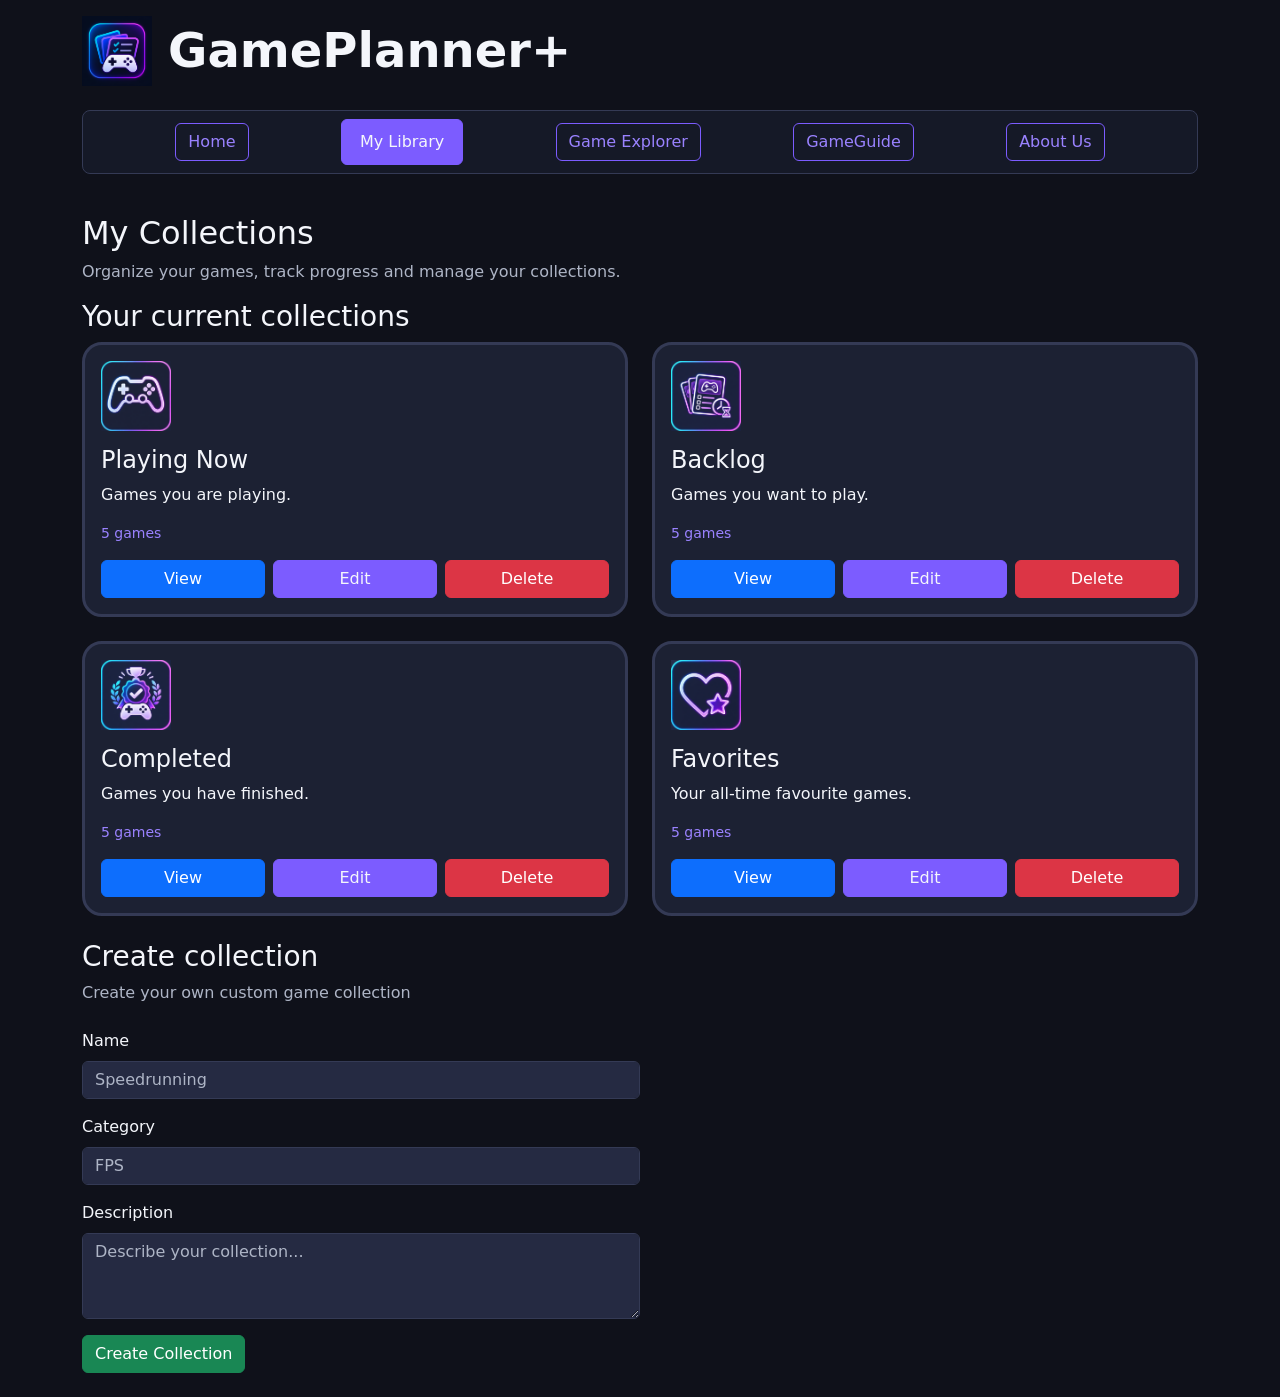
<file: collections.html>
<!DOCTYPE html>
<html lang="en">
    <head>
        <meta charset="utf-8">
        <meta name="viewport" content="width=device-width, initial-scale=1.0">
        <title>My Library | GamePlanner+</title>
        <link href="https://cdn.jsdelivr.net/npm/bootstrap@5.3.8/dist/css/bootstrap.min.css" rel="stylesheet">
        <script src="https://cdn.jsdelivr.net/npm/bootstrap@5.3.8/dist/js/bootstrap.bundle.min.js"></script>
        <link rel="stylesheet" href="assets/css/styles.css">
        <link rel="stylesheet" href="assets/css/collections.css">
    </head>

    <body>
        <header class="container py-3">
            <section class="d-flex align-items-center gap-3 mb-4">
                <img src="assets/images/logo.png"
                    alt="GamePlanner+ Logo"
                    class="navbar-logo">
                <h1 class="site-title">GamePlanner+</h1>
            </section>
            <nav class="main-navbar d-flex justify-content-evenly align-items-center flex-wrap gap-2 p-2">
                <a href="index.html" class="btn btn-outline-purple">
                    Home
                </a>
                <a href="collections.html"
                class="btn btn-nav active">
                    My Library
                </a>
                <a href="explorer.html" class="btn btn-outline-purple">
                    Game Explorer
                </a>
                <a href="#" class="btn btn-outline-purple">
                    GameGuide
                </a>
                <a href="#" class="btn btn-outline-purple">
                    About Us
                </a>
            </nav>
        </header>
        <main class="container py-4">
            <section>
                <h2 id="collections-title">My Collections</h2>
                <p class="secondary-text">
                    Organize your games, track progress
                    and manage your collections.
                </p>
            </section>
            <h3>Your current collections</h3>
            <section class="row g-4">
                <section class="col-12 col-md-6">
                    <article class="gameCard p-3 h-100">
                        <img src="assets/images/iconos/iconoPlayingNow.png"
                            alt="GamePlanner+ Logo"
                            class="navbar-logo iconCard">
                        <h4>Playing Now</h4>
                        <p>Games you are playing.</p>
                        <p class="gamesCount">5 games</p>
                        <div class="row g-2">
                            <div class="col-4">
                                <button class="btn btn-primary w-100">
                                    View
                                </button>
                            </div>
                            <div class="col-4">
                                <button class="btn btn-purple active w-100"
                                data-bs-toggle="collapse"
                                data-bs-target="#editPlayingNow">
                                    Edit
                                </button>
                            </div>
                            <div class="col-4">
                                <button class="btn btn-danger w-100">
                                    Delete
                                </button>
                            </div>
                        </div>
                        <section class="collapse mt-3" id="editPlayingNow">
                            <h4>Edit Collection</h4>
                            <section class="mt-4">
                                <form class="col-12 col-md-6">
                                    <div class="mb-3">
                                        <label for="collectionNameEdit" class="form-label">
                                            New name
                                        </label>
                                        <input type="text" class="form-control" id="collectionNameEdit" placeholder="Speedrunning">
                                    </div>
                                    <div class="mb-3">
                                        <label for="categoryCollectionEdit" class="form-label">
                                            New category
                                        </label>
                                        <input type="text" class="form-control" id="categoryCollectionEdit" placeholder="FPS">
                                    </div>

                                    <div class="mb-3">
                                        <label for="collectionDescriptionEdit" class="form-label">
                                            New description
                                        </label>
                                        <textarea class="form-control" id="collectionDescriptionEdit" rows="3" placeholder="Describe your collection..."></textarea>
                                    </div>

                                    <button type="submit" class="btn btn-success">
                                        Confirm
                                    </button>
                                </form>
                            </section>
                        </section>
                    </article>
                </section>
                <section class="col-12 col-md-6">
                    <article class="gameCard p-3 h-100">
                        <img src="assets/images/iconos/iconoBacklog.png"
                            alt="GamePlanner+ Logo"
                            class="navbar-logo iconCard">
                        <h4>Backlog</h4>
                        <p>Games you want to play.</p>
                        <p class="gamesCount">5 games</p>
                        <div class="row g-2">
                            <div class="col-4">
                                <button class="btn btn-primary w-100">
                                    View
                                </button>
                            </div>
                            <div class="col-4">
                                <button class="btn btn-purple active w-100"
                                data-bs-toggle="collapse"
                                data-bs-target="#editBacklog">
                                    Edit
                                </button>
                            </div>
                            <div class="col-4">
                                <button class="btn btn-danger w-100">
                                    Delete
                                </button>
                            </div>
                        </div>
                        <section class="collapse mt-3" id="editBacklog">
                            <h4>Edit Collection</h4>
                            <section class="mt-4">
                                <form class="col-12 col-md-6">
                                    <div class="mb-3">
                                        <label for="collectionNameEdit" class="form-label">
                                            New name
                                        </label>
                                        <input type="text" class="form-control" id="collectionNameEdit" placeholder="Speedrunning">
                                    </div>
                                    <div class="mb-3">
                                        <label for="categoryCollectionEdit" class="form-label">
                                            New category
                                        </label>
                                        <input type="text" class="form-control" id="categoryCollectionEdit" placeholder="FPS">
                                    </div>

                                    <div class="mb-3">
                                        <label for="collectionDescriptionEdit" class="form-label">
                                            New description
                                        </label>
                                        <textarea class="form-control" id="collectionDescriptionEdit" rows="3" placeholder="Describe your collection..."></textarea>
                                    </div>

                                    <button type="submit" class="btn btn-success">
                                        Confirm
                                    </button>
                                </form>
                            </section>
                        </section>
                    </article>
                </section>
                <section class="col-12 col-md-6">
                    <article class="gameCard p-3 h-100">
                        <img src="assets/images/iconos/iconoCompleted.png"
                            alt="GamePlanner+ Logo"
                            class="navbar-logo iconCard">
                        <h4>Completed</h4>
                        <p>Games you have finished.</p>
                        <p class="gamesCount">5 games</p>
                        <div class="row g-2">
                            <div class="col-4">
                                <button class="btn btn-primary w-100">
                                    View
                                </button>
                            </div>
                            <div class="col-4">
                                <button class="btn btn-purple active w-100"
                                data-bs-toggle="collapse"
                                data-bs-target="#editCompleted">
                                    Edit
                                </button>
                            </div>
                            <div class="col-4">
                                <button class="btn btn-danger w-100">
                                    Delete
                                </button>
                            </div>
                        </div>
                        <section class="collapse mt-3" id="editCompleted">
                            <h4>Edit Collection</h4>
                            <section class="mt-4">
                                <form class="col-12 col-md-6">
                                    <div class="mb-3">
                                        <label for="collectionNameEdit" class="form-label">
                                            New name
                                        </label>
                                        <input type="text" class="form-control" id="collectionNameEdit" placeholder="Speedrunning">
                                    </div>
                                    <div class="mb-3">
                                        <label for="categoryCollectionEdit" class="form-label">
                                            New category
                                        </label>
                                        <input type="text" class="form-control" id="categoryCollectionEdit" placeholder="FPS">
                                    </div>

                                    <div class="mb-3">
                                        <label for="collectionDescriptionEdit" class="form-label">
                                            New description
                                        </label>
                                        <textarea class="form-control" id="collectionDescriptionEdit" rows="3" placeholder="Describe your collection..."></textarea>
                                    </div>

                                    <button type="submit" class="btn btn-success">
                                        Confirm
                                    </button>
                                </form>
                            </section>
                        </section>
                    </article>
                </section>
                <section class="col-12 col-md-6">
                    <article class="gameCard p-3 h-100">
                        <img src="assets/images/iconos/iconoFavoritos.png"
                            alt="GamePlanner+ Logo"
                            class="navbar-logo iconCard">
                        <h4>Favorites</h4>
                        <p>Your all-time favourite games.</p>
                        <p class="gamesCount">5 games</p>
                        <div class="row g-2">
                            <div class="col-4">
                                <button class="btn btn-primary w-100">
                                    View
                                </button>
                            </div>
                            <div class="col-4">
                                <button class="btn btn-purple active w-100"
                                data-bs-toggle="collapse"
                                data-bs-target="#editFavourites">
                                    Edit
                                </button>
                            </div>
                            <div class="col-4">
                                <button class="btn btn-danger w-100">
                                    Delete
                                </button>
                            </div>
                        </div>
                        <section class="collapse mt-3" id="editFavourites">
                            <h4>Edit Collection</h4>
                            <section class="mt-4">
                                <form class="col-12 col-md-6">
                                    <div class="mb-3">
                                        <label for="collectionNameEdit" class="form-label">
                                            New name
                                        </label>
                                        <input type="text" class="form-control" id="collectionNameEdit" placeholder="Speedrunning">
                                    </div>
                                    <div class="mb-3">
                                        <label for="categoryCollectionEdit" class="form-label">
                                            New category
                                        </label>
                                        <input type="text" class="form-control" id="categoryCollectionEdit" placeholder="FPS">
                                    </div>

                                    <div class="mb-3">
                                        <label for="collectionDescriptionEdit" class="form-label">
                                            New description
                                        </label>
                                        <textarea class="form-control" id="collectionDescriptionEdit" rows="3" placeholder="Describe your collection..."></textarea>
                                    </div>

                                    <button type="submit" class="btn btn-success">
                                        Confirm
                                    </button>
                                </form>
                            </section>
                        </section>
                    </article>
                </section>
            </section>
            <br>
            <h3>Create collection</h3>
            <p class="secondary-text">Create your own custom game collection</p>
            <section class="mt-4">
                <form class="col-12 col-md-6">
                    <div class="mb-3">
                        <label for="collectionName" class="form-label">
                            Name
                        </label>
                        <input type="text" class="form-control" id="collectionName" placeholder="Speedrunning" required>
                    </div>

                    <div class="mb-3">
                        <label for="categoryCollection" class="form-label">
                            Category
                        </label>
                        <input type="text" class="form-control" id="categoryCollection" placeholder="FPS" required>
                    </div>

                    <div class="mb-3">
                        <label for="collectionDescription" class="form-label">
                            Description
                        </label>
                        <textarea class="form-control" id="collectionDescription" rows="3" placeholder="Describe your collection..."></textarea>
                    </div>

                    <button type="submit" class="btn btn-success">
                        Create Collection
                    </button>
                </form>
            </section>
        </main>
    </body>
</html>
</file>
<file: assets/css/styles.css>
:root {
    --bg-primary: #0F111A;
    --bg-secondary: #151927;

    --card-bg: #1C2133;
    --card-hover: #252A42;

    --purple-primary: #7C5CFF;
    --purple-light: #9A82FF;

    --blue-primary: #4F7CFF;
    --blue-light: #6EA8FF;

    --text-primary: #F4F6FB;
    --text-secondary: #AEB5C6;

    --border-color: #343A55;
    --success-color: #48D597;
}

body {
    background-color: var(--bg-primary);
    color: var(--text-primary);
}

h1, h2, h3 {
    color: var(--text-primary);
}

p {
    color: var(--text-primary);
}

a {
    text-decoration: none;
}

.secondary-text {
    color: var(--text-secondary);
}

.textSize {
    font-size: 1.2rem;
}


.navbar-logo {
    width: 70px;
    height: 70px;
    object-fit: contain;
    flex-shrink: 0;
}

.site-title {
    font-size: 3rem;
    font-weight: bold;
    line-height: 1.2;
    margin: 0;
    color: var(--text-primary);
}

.main-navbar {
    background-color: var(--bg-secondary);
    border: 1px solid var(--border-color);
    border-radius: 8px;
}

.btn-nav {
    --bs-btn-color: var(--text-secondary);
    --bs-btn-bg: transparent;
    --bs-btn-border-color: transparent;

    --bs-btn-hover-color: var(--text-primary);
    --bs-btn-hover-bg: var(--card-hover);
    --bs-btn-hover-border-color: transparent;

    --bs-btn-active-color: var(--text-primary);
    --bs-btn-active-bg: var(--purple-primary);
    --bs-btn-active-border-color: var(--purple-primary);

    padding: 10px 18px;
}

.btn-purple {
    --bs-btn-color: var(--text-primary);
    --bs-btn-bg: var(--purple-primary);
    --bs-btn-border-color: var(--purple-primary);

    --bs-btn-hover-color: var(--text-primary);
    --bs-btn-hover-bg: var(--purple-light);
    --bs-btn-hover-border-color: var(--purple-light);

    --bs-btn-active-color: var(--text-primary);
    --bs-btn-active-bg: var(--purple-primary);
    --bs-btn-active-border-color: var(--purple-primary);
}

.btn-outline-purple {
    --bs-btn-color: var(--purple-light);
    --bs-btn-border-color: var(--purple-primary);

    --bs-btn-hover-color: #FFFFFF;
    --bs-btn-hover-bg: var(--purple-primary);
    --bs-btn-hover-border-color: var(--purple-primary);

    --bs-btn-active-color: #FFFFFF;
    --bs-btn-active-bg: var(--purple-primary);
    --bs-btn-active-border-color: var(--purple-primary);
}

.btn-nav.active {
    --bs-btn-color: var(--text-primary);
    --bs-btn-bg: var(--purple-primary);
    --bs-btn-border-color: var(--purple-primary);

    --bs-btn-hover-color: var(--text-primary);
    --bs-btn-hover-bg: var(--purple-light);
    --bs-btn-hover-border-color: var(--purple-light);
}

.gameCard {
    background-color: var(--card-bg);
    color: var(--text-primary);
    border: 3px solid var(--border-color);
    border-radius: 20px;
    transition: transform 0.3s ease, background-color 0.3s ease;
}

.gameCard h4 {
    color: var(--text-primary);
}

.gameCard:hover {
    background-color: var(--card-hover);
    border-color: var(--purple-primary);
    transform: scale(1.03);
}

.featuresContainer {
    background-color: var(--bg-secondary);
    border: 5px solid var(--border-color);
    padding: 10px;
    border-radius: 24px;
    margin-top: 20px;
    margin-bottom: 20px;
}

.discoverFeature {
    border: 4px solid var(--blue-light);
}
</file>
<file: assets/css/collections.css>
/* COLLECTION ICONS */

.iconCard {
    width: 70px;
    height: 70px;
    object-fit: contain;
    margin-bottom: 15px;
}

/* GAME COUNTER */

.gamesCount {
    color: var(--purple-light);
    font-size: 0.875rem;
}

#collectionName,
#categoryCollection,
#collectionDescription {
    background-color: var(--card-hover);
    color: var(--text-primary);
    border: 1px solid var(--border-color);
}

#collectionName::placeholder,
#categoryCollection::placeholder,
#collectionDescription::placeholder {
    color: var(--text-secondary);
}

#collectionName:focus,
#categoryCollection:focus,
#collectionDescription:focus {
    border-color: var(--purple-primary);
    box-shadow: 0 0 0 3px #7C5CFF33;
}
</file>
